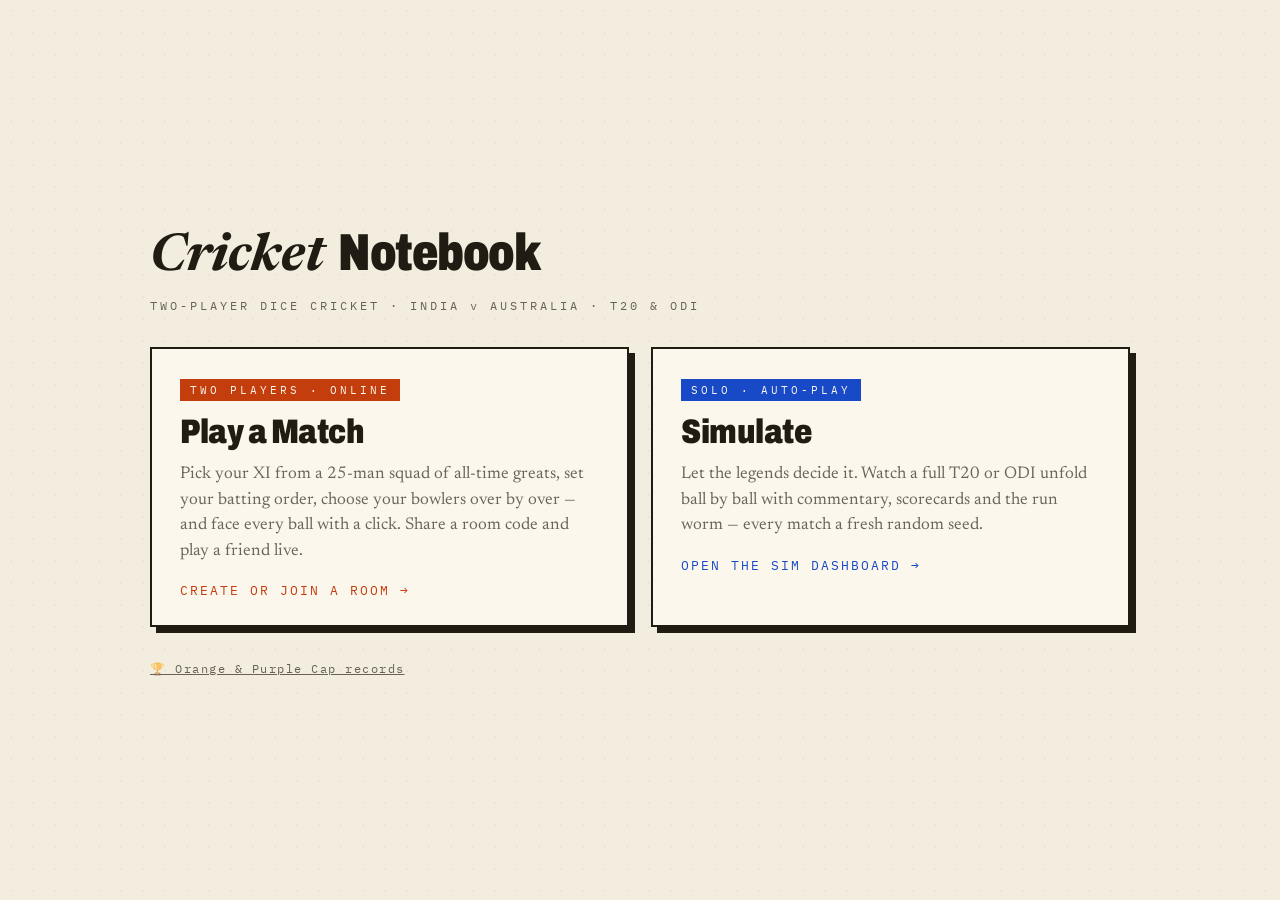
<file: index.html>
<!DOCTYPE html>
<html lang="en">
<head>
<meta charset="UTF-8">
<meta name="viewport" content="width=device-width, initial-scale=1.0">
<title>Cricket Notebook — Dice Cricket</title>
<link rel="preconnect" href="https://fonts.googleapis.com">
<link rel="preconnect" href="https://fonts.gstatic.com" crossorigin>
<link href="https://fonts.googleapis.com/css2?family=Archivo:wdth,wght@62..125,400..900&family=Newsreader:ital,opsz,wght@0,6..72,400..700;1,6..72,400..700&family=IBM+Plex+Mono:wght@400;500;600&display=swap" rel="stylesheet">
<style>
  :root{
    --paper:#F3EDDF; --ink:#211C13; --orange:#C43D0C; --gold:#D99000; --blue:#1849C6;
    --rule:#211C1322; --muted:#211C13AA;
  }
  *{margin:0;padding:0;box-sizing:border-box}
  html,body{height:100%}
  body{
    background:var(--paper); color:var(--ink);
    font-family:"Archivo",system-ui,sans-serif;
    display:flex;align-items:center;justify-content:center;
    background-image:radial-gradient(#211C130A 1px, transparent 1px);
    background-size:22px 22px;
  }

  /* ---------- friendly loader ---------- */
  #loader{
    position:fixed;inset:0;background:var(--paper);z-index:50;
    display:flex;flex-direction:column;align-items:center;justify-content:center;gap:26px;
    transition:opacity .45s ease, visibility .45s;
  }
  #loader.gone{opacity:0;visibility:hidden;pointer-events:none}
  .ldr-ball{
    width:64px;height:64px;border-radius:50%;
    background:radial-gradient(circle at 35% 30%, #E8532A, var(--orange) 65%);
    position:relative; animation:bounce 1.05s cubic-bezier(.3,0,.6,1) infinite;
    box-shadow:0 4px 0 #0002;
  }
  .ldr-ball::before{
    content:"";position:absolute;inset:0;border-radius:50%;
    border:2px dashed #F3EDDFCC;border-left:none;border-right:none;
    transform:rotate(18deg);
  }
  .ldr-shadow{width:70px;height:10px;border-radius:50%;background:#211C1322;animation:squash 1.05s cubic-bezier(.3,0,.6,1) infinite;margin-top:-18px}
  @keyframes bounce{0%,100%{transform:translateY(0) rotate(0)}50%{transform:translateY(-46px) rotate(180deg)}}
  @keyframes squash{0%,100%{transform:scaleX(1);opacity:.7}50%{transform:scaleX(.55);opacity:.3}}
  .ldr-line{font-family:"IBM Plex Mono",monospace;font-size:13px;letter-spacing:2.5px;text-transform:uppercase;color:var(--muted)}
  @media (prefers-reduced-motion: reduce){.ldr-ball,.ldr-shadow{animation:none}}

  /* ---------- landing ---------- */
  .wrap{width:min(980px, 92vw);display:flex;flex-direction:column;gap:34px;padding:40px 0}
  header{display:flex;align-items:baseline;gap:14px;flex-wrap:wrap}
  .t1{font-family:"Newsreader",serif;font-style:italic;font-weight:700;font-size:52px}
  .t2{font-weight:900;font-size:52px;letter-spacing:-1.5px;font-stretch:75%}
  .sub{font-family:"IBM Plex Mono",monospace;font-size:12px;letter-spacing:3px;color:var(--muted);width:100%}
  .modes{display:grid;grid-template-columns:1fr 1fr;gap:22px}
  @media (max-width:720px){.modes{grid-template-columns:1fr}.t1,.t2{font-size:38px}}
  .mode{
    border:2px solid var(--ink);background:#FBF7EC;text-decoration:none;color:var(--ink);
    padding:30px 28px 26px;display:flex;flex-direction:column;gap:12px;position:relative;
    box-shadow:6px 6px 0 var(--ink);transition:transform .14s ease, box-shadow .14s ease;
  }
  .mode:hover{transform:translate(-3px,-3px);box-shadow:9px 9px 0 var(--ink)}
  .mode:active{transform:translate(2px,2px);box-shadow:3px 3px 0 var(--ink)}
  .mode .kicker{font-family:"IBM Plex Mono",monospace;font-size:11px;letter-spacing:3px;color:#FBF7EC;padding:4px 10px;align-self:flex-start}
  .mode.play .kicker{background:var(--orange)}
  .mode.sim .kicker{background:var(--blue)}
  .mode h2{font-weight:900;font-size:34px;letter-spacing:-.5px;font-stretch:80%}
  .mode p{font-family:"Newsreader",serif;font-size:17px;line-height:1.5;color:var(--muted)}
  .mode .go{font-family:"IBM Plex Mono",monospace;font-size:13px;letter-spacing:2px;margin-top:6px}
  .mode.play .go{color:var(--orange)} .mode.sim .go{color:var(--blue)}
  footer{display:flex;gap:18px;font-family:"IBM Plex Mono",monospace;font-size:12px;letter-spacing:1.5px}
  footer a{color:var(--muted)}
</style>
</head>
<body>

<div id="loader" aria-hidden="true">
  <div class="ldr-ball"></div>
  <div class="ldr-shadow"></div>
  <div class="ldr-line" id="ldr-line">ROLLING THE DICE…</div>
</div>

<div class="wrap">
  <header>
    <span class="t1">Cricket</span><span class="t2">Notebook</span>
    <span class="sub">TWO-PLAYER DICE CRICKET · INDIA v AUSTRALIA · T20 &amp; ODI</span>
  </header>

  <div class="modes">
    <a class="mode play" href="play.html">
      <span class="kicker">TWO PLAYERS · ONLINE</span>
      <h2>Play a Match</h2>
      <p>Pick your XI from a 25-man squad of all-time greats, set your batting order,
         choose your bowlers over by over — and face every ball with a click.
         Share a room code and play a friend live.</p>
      <span class="go">CREATE OR JOIN A ROOM →</span>
    </a>
    <a class="mode sim" href="sim.html">
      <span class="kicker">SOLO · AUTO-PLAY</span>
      <h2>Simulate</h2>
      <p>Let the legends decide it. Watch a full T20 or ODI unfold ball by ball with
         commentary, scorecards and the run worm — every match a fresh random seed.</p>
      <span class="go">OPEN THE SIM DASHBOARD →</span>
    </a>
  </div>

  <footer>
    <a href="records.html">🏆 Orange &amp; Purple Cap records</a>
  </footer>
</div>

<script>
  // friendly intro loader — quick, then out of the way
  const lines = ["ROLLING THE DICE…", "PITCH REPORT: FLAT, RUNS EXPECTED", "OILING THE BATS…"];
  let i = 0;
  const tick = setInterval(() => { i++; document.getElementById("ldr-line").textContent = lines[i % lines.length]; }, 420);
  window.addEventListener("load", () => setTimeout(() => {
    clearInterval(tick);
    document.getElementById("loader").classList.add("gone");
  }, 900));
</script>
</body>
</html>
</file>
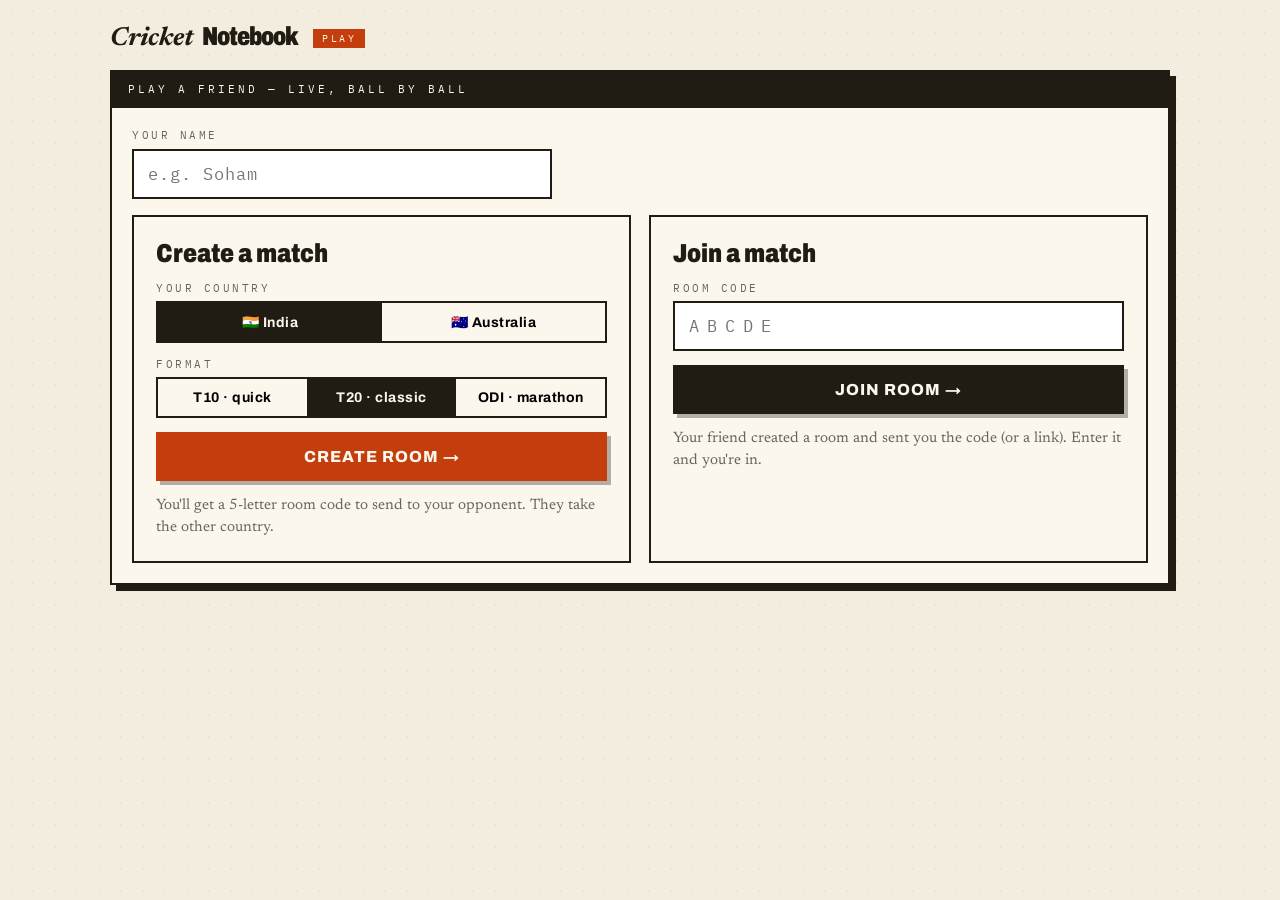
<file: play.html>
<!DOCTYPE html>
<html lang="en">
<head>
<meta charset="UTF-8">
<meta name="viewport" content="width=device-width, initial-scale=1.0">
<title>Play — Cricket Notebook</title>
<link rel="preconnect" href="https://fonts.googleapis.com">
<link rel="preconnect" href="https://fonts.gstatic.com" crossorigin>
<link href="https://fonts.googleapis.com/css2?family=Archivo:wdth,wght@62..125,400..900&family=Newsreader:ital,opsz,wght@0,6..72,400..700;1,6..72,400..700&family=IBM+Plex+Mono:wght@400;500;600&display=swap" rel="stylesheet">
<link rel="stylesheet" href="play.css">
</head>
<body>
<div class="wrap">

  <header class="top">
    <a class="brand" href="index.html">
      <span class="t1">Cricket</span><span class="t2">Notebook</span>
      <span class="mode-chip">PLAY</span>
    </a>
    <div class="room-chip" id="room-chip" style="display:none">
      ROOM <b id="room-code-chip">—</b>
      <button id="copy-room" title="Copy invite link">⧉</button>
    </div>
  </header>

  <!-- ============ ENTRY ============ -->
  <section class="screen on" id="s-entry">
    <div class="panel">
      <div class="panel-cap">PLAY A FRIEND — LIVE, BALL BY BALL</div>
      <div class="panel-body" style="display:flex;flex-direction:column;gap:16px">
        <label style="display:flex;flex-direction:column;gap:7px;max-width:420px">
          <span class="klabel">YOUR NAME</span>
          <input id="name-input" class="cn-input" maxlength="18" placeholder="e.g. Soham">
        </label>
        <div class="split">
          <div class="entry-card panel" style="box-shadow:none;border-width:2px">
            <h2>Create a match</h2>
            <div style="display:flex;flex-direction:column;gap:6px">
              <span class="klabel">YOUR COUNTRY</span>
              <div class="seg" id="seg-country">
                <button data-v="India" class="sel">🇮🇳 India</button>
                <button data-v="Australia">🇦🇺 Australia</button>
              </div>
            </div>
            <div style="display:flex;flex-direction:column;gap:6px">
              <span class="klabel">FORMAT</span>
              <div class="seg" id="seg-format">
                <button data-v="T10">T10 · quick</button>
                <button data-v="T20" class="sel">T20 · classic</button>
                <button data-v="ODI">ODI · marathon</button>
              </div>
            </div>
            <button class="btn hot" id="create-btn">CREATE ROOM →</button>
            <p class="hint">You'll get a 5-letter room code to send to your opponent. They take the other country.</p>
          </div>
          <div class="entry-card panel" style="box-shadow:none;border-width:2px">
            <h2>Join a match</h2>
            <div style="display:flex;flex-direction:column;gap:6px">
              <span class="klabel">ROOM CODE</span>
              <input id="join-code" class="cn-input" maxlength="5" placeholder="ABCDE" style="letter-spacing:8px;text-transform:uppercase">
            </div>
            <button class="btn" id="join-btn">JOIN ROOM →</button>
            <p class="hint">Your friend created a room and sent you the code (or a link). Enter it and you're in.</p>
          </div>
        </div>
      </div>
    </div>
  </section>

  <!-- ============ LOBBY ============ -->
  <section class="screen" id="s-lobby">
    <div class="panel">
      <div class="panel-cap">MATCH LOBBY — <span id="lobby-format"></span></div>
      <div class="lobby-players">
        <div class="lp p1" id="lp1"><span class="who">PLAYER 1</span><div class="nm">—</div><div class="ct">—</div></div>
        <div class="lobby-vs">vs</div>
        <div class="lp p2 empty" id="lp2"><span class="who">PLAYER 2</span><div class="nm">waiting…</div><div class="ct">share the code ↓</div></div>
      </div>
      <div class="share-row">
        <div class="share-code" id="share-code">—</div>
        <button class="btn ghost" id="copy-link-btn">Copy invite link</button>
      </div>
      <div class="waiting-inline" id="lobby-wait"><span class="spin3"><i></i><i></i><i></i></span> waiting for your opponent to join…</div>
    </div>
  </section>

  <!-- ============ SQUAD PICK ============ -->
  <section class="screen" id="s-squad">
    <div class="panel">
      <div class="panel-cap" id="squad-cap">PICK YOUR XI</div>
      <div class="panel-body squad-head">
        <div>
          <div class="h-serif" style="font-size:24px" id="squad-title">Your 25-man squad</div>
          <div class="hint">Tap 11 players. You need a wicketkeeper, and remember: <b>low bowling number = better bowler</b>.
            ⚡ marks <b>aggressive batsmen</b> — bigger payoffs on some rolls, bigger risks on others. You'll set the batting order next.</div>
        </div>
        <div class="pick-count"><b id="pick-n">0</b>/11 PICKED</div>
      </div>
      <div class="squad-grid" id="squad-grid"></div>
      <div class="squad-foot">
        <span class="warn" id="squad-warn"></span>
        <button class="btn hot" id="squad-next" disabled>SET BATTING ORDER →</button>
      </div>
    </div>
  </section>

  <!-- ============ BATTING ORDER ============ -->
  <section class="screen" id="s-order">
    <div class="panel">
      <div class="panel-cap">BATTING ORDER</div>
      <div class="panel-body">
        <div class="h-serif" style="font-size:24px">Who walks out first?</div>
        <div class="hint">Use ▲▼ to arrange 1–11. Your openers face the new ball; keep a finisher for the death.</div>
      </div>
      <div class="order-list" id="order-list"></div>
      <div class="squad-foot">
        <button class="btn ghost" id="order-back">← BACK TO SQUAD</button>
        <button class="btn hot" id="order-confirm">CONFIRM XI ✓</button>
      </div>
    </div>
  </section>

  <!-- ============ WAIT FOR OPPONENT XI ============ -->
  <section class="screen" id="s-waitxi">
    <div class="panel">
      <div class="panel-cap">XI LOCKED IN</div>
      <div class="waiting-inline" style="padding:44px 20px"><span class="spin3"><i></i><i></i><i></i></span>
        <span id="waitxi-line">waiting for your opponent to pick their XI…</span></div>
    </div>
  </section>

  <!-- ============ TOSS ============ -->
  <section class="screen" id="s-toss">
    <div class="panel">
      <div class="panel-cap">THE TOSS</div>
      <div class="toss-stage">
        <div class="coin" id="coin">🪙</div>
        <div class="toss-res" id="toss-res">…</div>
        <div class="toss-btns" id="toss-btns" style="display:none">
          <button class="btn hot big" id="choose-bat">BAT FIRST</button>
          <button class="btn big" id="choose-bowl">BOWL FIRST</button>
        </div>
        <div class="waiting-inline" id="toss-wait" style="display:none"><span class="spin3"><i></i><i></i><i></i></span> waiting for their call…</div>
      </div>
    </div>
  </section>

  <!-- ============ PLAY ============ -->
  <section class="screen" id="s-play">
    <div class="turn-banner" id="turn-banner"><span class="dotp"></span><span id="turn-main">—</span><small id="turn-sub"></small></div>

    <div class="score-strip">
      <div class="score-cell hero">
        <span class="klabel" id="sc-team">BATTING</span>
        <span class="v" id="sc-score">0/0</span>
      </div>
      <div class="score-cell"><span class="klabel">OVERS</span><span class="v" id="sc-overs">0.0 <small id="sc-maxov"></small></span></div>
      <div class="score-cell"><span class="klabel">RUN RATE</span><span class="v" id="sc-rr">—</span></div>
      <div class="score-cell" id="sc-target-cell" style="display:none"><span class="klabel">NEED</span><span class="v" id="sc-need">—</span></div>
      <div class="score-cell"><span class="klabel">PHASE</span><span class="v" style="font-size:16px;padding-top:5px" id="sc-phase">—</span></div>
    </div>

    <div class="play-grid">
      <div style="display:flex;flex-direction:column;gap:18px">
        <div class="panel">
          <div class="panel-cap">AT THE CREASE</div>
          <div class="crease">
            <div class="bat-card striker" id="bc-striker">
              <span class="onstrike">ON STRIKE</span>
              <div class="nm" id="bs-name">—</div>
              <div class="rn"><span id="bs-runs">0</span><small> (<span id="bs-balls">0</span>)</small></div>
              <div class="pbar"><div class="lbl"><span>TOTAL STRIKES</span><span id="bs-cap">0/0</span></div><div class="track"><i id="bs-capbar"></i></div></div>
              <div class="pbar vsb"><div class="lbl"><span>VS THIS BOWLER</span><span id="bs-vs">0/0</span></div><div class="track"><i id="bs-vsbar"></i></div></div>
            </div>
            <div class="bat-card" id="bc-partner">
              <div class="nm" id="bp-name">—</div>
              <div class="rn"><span id="bp-runs">0</span><small> (<span id="bp-balls">0</span>)</small></div>
              <div class="pbar"><div class="lbl"><span>TOTAL STRIKES</span><span id="bp-cap">0/0</span></div><div class="track"><i id="bp-capbar"></i></div></div>
            </div>
          </div>
          <div class="bowler-line">
            <span class="klabel">BOWLING</span>
            <span class="bw" id="bl-name">—</span>
            <span class="fig" id="bl-fig"></span>
            <span style="flex:1"></span>
            <span class="phase-pill" id="phase-pill">—</span>
          </div>
          <div class="how-out">Strikes stack two ways — fill <b>either bar</b> and the batsman is <b>OUT</b>: the total (vs everyone) or the duel (vs this one bowler).</div>
        </div>

        <div class="panel">
          <div class="panel-cap">BALL BY BALL</div>
          <div class="feed" id="feed"></div>
        </div>
      </div>

      <div style="display:flex;flex-direction:column;gap:18px">
        <div class="panel">
          <div class="panel-cap" id="action-cap">NEXT BALL</div>
          <div class="action-panel">
            <button id="face-btn" disabled>
              <span class="ring"></span><span class="core"></span>
              <span id="face-label">ATTACK</span>
              <small id="face-sub">charging…</small>
            </button>
            <button id="def-btn" disabled>🛡 DEFEND</button>
            <div class="intent-hint">
              <b>ATTACK</b> — singles become boundaries, but every strike hits harder.<br>
              <b>DEFEND</b> — nothing past 2 runs, and heavy balls are partly seen off.
            </div>
            <div class="await-line" id="await-line"></div>
          </div>
        </div>
        <div class="panel">
          <div class="panel-cap">MATCH SITUATION</div>
          <div class="panel-body" style="font-family:'Newsreader',serif;font-size:15.5px;line-height:1.55" id="situation">—</div>
        </div>
      </div>
    </div>
  </section>

  <!-- ============ INNINGS BREAK ============ -->
  <section class="screen" id="s-break">
    <div class="panel">
      <div class="panel-cap">INNINGS BREAK</div>
      <div class="break-stage">
        <div class="result-wm" id="break-kick">First innings closed</div>
        <div class="big-num" id="break-score">—</div>
        <div class="h-serif" style="font-size:20px" id="break-line">—</div>
        <button class="btn hot big" id="break-continue" style="display:none">START THE CHASE →</button>
        <div class="waiting-inline" id="break-wait" style="display:none"><span class="spin3"><i></i><i></i><i></i></span> waiting for the chasing side…</div>
      </div>
      <div class="panel-body" id="break-card"></div>
    </div>
  </section>

  <!-- ============ RESULT ============ -->
  <section class="screen" id="s-result">
    <div class="panel">
      <div class="panel-cap">MATCH RESULT</div>
      <div class="break-stage">
        <div class="result-wm">FULL TIME</div>
        <div class="big-num" id="res-title">—</div>
        <div class="h-serif" style="font-size:22px" id="res-sub">—</div>
        <div style="display:flex;gap:14px;flex-wrap:wrap;justify-content:center">
          <button class="btn hot big" id="rematch-btn">⚡ REMATCH — SAME TEAMS</button>
          <a class="btn ghost big" href="play.html" style="text-decoration:none">NEW MATCH</a>
        </div>
        <div class="waiting-inline" id="rematch-wait" style="display:none"><span class="spin3"><i></i><i></i><i></i></span> setting up the rematch…</div>
      </div>
      <div class="panel-body" id="res-cards"></div>
    </div>
  </section>
</div>

<!-- ============ BOWLER PICK MODAL ============ -->
<div id="bowl-modal">
  <div class="bowl-box">
    <div class="panel-cap">PICK YOUR BOWLER — OVER <span id="bowl-over">1</span></div>
    <div class="bowl-list" id="bowl-list"></div>
  </div>
</div>

<!-- ============ NEXT BATTER PICK MODAL ============ -->
<div id="bat-modal">
  <div class="bowl-box">
    <div class="panel-cap">WICKET! WHO COMES IN NEXT?</div>
    <div class="bowl-list" id="bat-list"></div>
  </div>
</div>

<!-- ============ END-OF-OVER INTERSTITIAL ============ -->
<div id="over-break">
  <div class="ob-card">
    <div class="ob-kick">END OF OVER <span id="ob-over">1</span></div>
    <div class="ob-score" id="ob-score">0/0</div>
    <div class="ob-stats" id="ob-stats"></div>
  </div>
</div>

<!-- ============ DELIVERY ANIMATION ============ -->
<div id="delivery">
  <div class="dl-stage">
    <div class="dl-line" id="dl-line">THE BOWLER TURNS AT THE TOP OF HIS MARK…</div>
    <div class="dl-pitch">
      <div class="dl-strip"></div>
      <div class="dl-crease l"></div><div class="dl-crease r"></div>
      <div class="stumps l"><i></i><i></i><i></i></div>
      <div class="stumps r"><i></i><i></i><i></i></div>
      <div class="dl-bowler"></div>
      <div class="dl-ball"></div>
    </div>
    <div class="dl-result" id="dl-result">—</div>
    <div class="dl-sub" id="dl-sub"></div>
  </div>
</div>

<div id="net-loader"><div class="ldr-ball"></div><div class="ldr-line" id="net-line">CONNECTING…</div></div>
<div class="toast" id="toast"></div>

<script src="teams.js"></script>
<script src="engine.js"></script>
<script src="squads.js"></script>
<script src="playengine.js"></script>
<script src="net.js"></script>
<script src="play.js"></script>
</body>
</html>
</file>
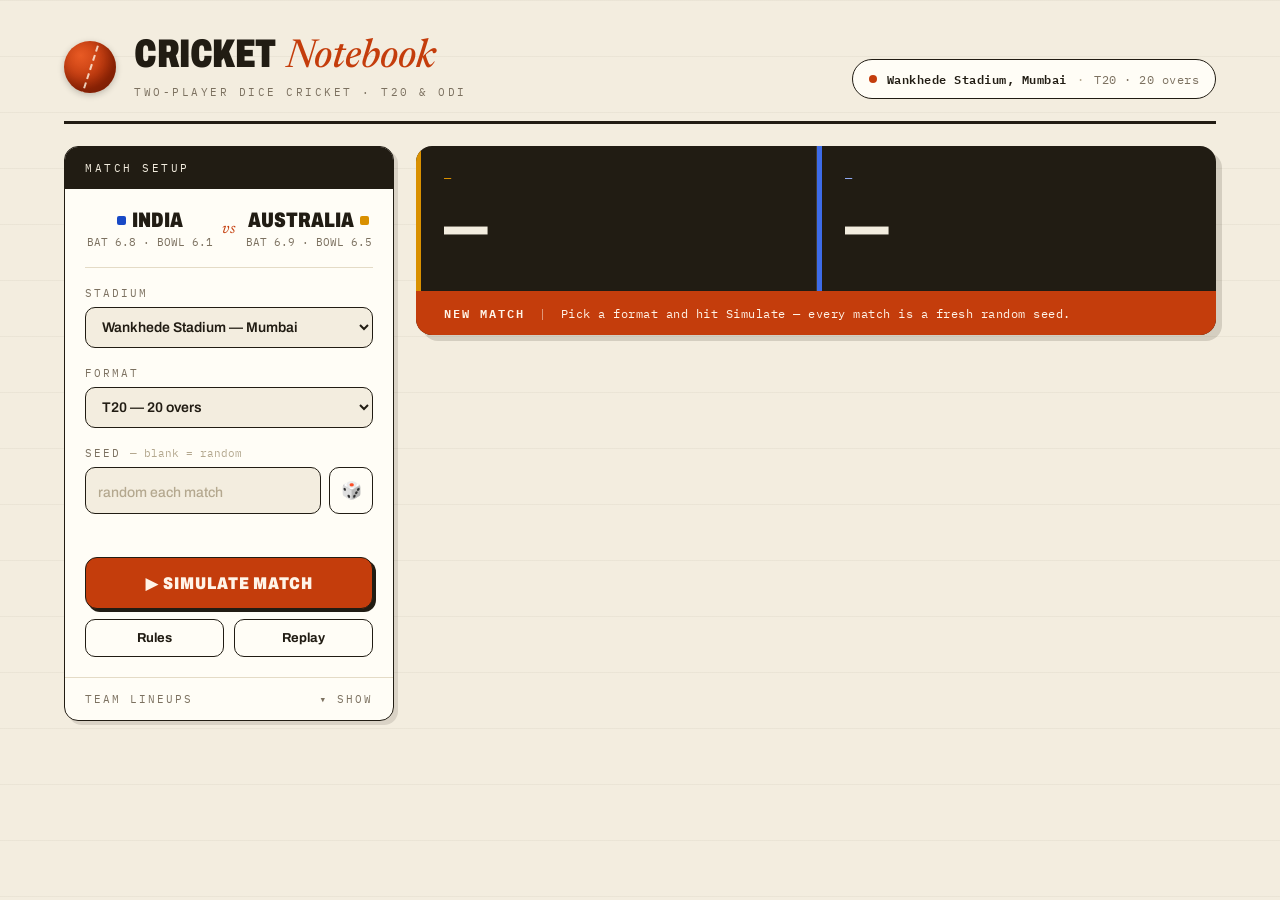
<file: sim.html>
<!DOCTYPE html>
<html lang="en">
<head>
<meta charset="UTF-8">
<meta name="viewport" content="width=device-width, initial-scale=1.0">
<title>Cricket Notebook — Dice Cricket</title>
<link rel="preconnect" href="https://fonts.googleapis.com">
<link rel="preconnect" href="https://fonts.gstatic.com" crossorigin>
<link href="https://fonts.googleapis.com/css2?family=Archivo:wdth,wght@62..125,400..900&family=Newsreader:ital,opsz,wght@0,6..72,400..700;1,6..72,400..700&family=IBM+Plex+Mono:wght@400;500;600&display=swap" rel="stylesheet">
<link rel="stylesheet" href="styles.css">
</head>
<body>
<div class="wrap">

  <!-- ============ HEADER ============ -->
  <header class="top">
    <div class="brand">
      <div class="ball"></div>
      <div>
        <div style="display:flex;align-items:baseline;gap:10px">
          <span class="t1">Cricket</span><span class="t2">Notebook</span>
        </div>
        <div class="sub">TWO-PLAYER DICE CRICKET &middot; T20 &amp; ODI</div>
      </div>
    </div>
    <div class="stadium-chip">
      <span class="pulse"></span>
      <span style="font-weight:600" id="chip-stadium">Wankhede Stadium, Mumbai</span>
      <span style="color:var(--faint)">&middot;</span>
      <span style="color:var(--muted)" id="chip-format">T20 &middot; 20 overs</span>
    </div>
  </header>

  <div class="body-grid">

    <!-- ============ SETUP RAIL ============ -->
    <aside id="setup-panel">
      <div class="panel-cap">MATCH SETUP</div>
      <div class="setup-body">
        <div class="matchup">
          <div class="side">
            <div class="tname"><span class="sq ind"></span>India</div>
            <div class="tavg" id="ind-avg">BAT — &middot; BOWL —</div>
          </div>
          <div class="vs">vs</div>
          <div class="side">
            <div class="tname">Australia<span class="sq aus"></span></div>
            <div class="tavg" id="aus-avg">BAT — &middot; BOWL —</div>
          </div>
        </div>
        <div class="hr"></div>
        <label class="field">
          <span class="k">STADIUM</span>
          <select id="stadium-select" class="cn-select"></select>
        </label>
        <label class="field">
          <span class="k">FORMAT</span>
          <select id="format-select" class="cn-select"></select>
        </label>
        <label class="field">
          <span class="k">SEED <span style="color:var(--faint);text-transform:none;letter-spacing:0">— blank = random</span></span>
          <div class="seed-row">
            <input id="seed-input" class="cn-input" type="number" min="0" inputmode="numeric" placeholder="random each match">
            <button id="seed-dice" type="button" title="Roll a random seed">&#127922;</button>
          </div>
          <span class="seed-current" id="seed-current"></span>
        </label>
        <div style="display:flex;flex-direction:column;gap:10px">
          <button id="simulate-btn">&#9654;&#65038; Simulate Match</button>
          <div class="btn-pair">
            <button id="rules-btn" class="btn-ghost">Rules</button>
            <button id="replay-btn" class="btn-ghost" title="Re-run the exact same match">Replay</button>
          </div>
        </div>
      </div>
      <div style="border-top:1px solid var(--rule)">
        <button id="lineups-toggle"><span>TEAM LINEUPS</span><span id="lineups-chev">&#9662; SHOW</span></button>
        <div class="lineups-box hidden" id="lineups-box"></div>
      </div>
    </aside>

    <!-- ============ MAIN COLUMN ============ -->
    <main class="col">

      <!-- scoreboard -->
      <section id="scoreboard">
        <div class="sb-grid">
          <div class="sb-slab" id="slab-a">
            <div class="bar" id="slab-a-bar" style="background:var(--gold)"></div>
            <div class="tlabel" id="slab-a-label" style="color:var(--gold)">&mdash;</div>
            <div class="score" id="slab-a-score">&mdash;</div>
            <div class="meta" id="slab-a-meta"></div>
          </div>
          <div class="sb-slab" id="slab-b">
            <div class="bar" id="slab-b-bar" style="background:var(--blue-bright)"></div>
            <div class="tlabel" id="slab-b-label" style="color:var(--blue-pale)">&mdash;</div>
            <div class="score" id="slab-b-score">&mdash;</div>
            <div class="meta" id="slab-b-meta"></div>
          </div>
        </div>
        <div id="chase-strip">
          <span class="cap" id="chase-cap">NEW MATCH</span>
          <span style="opacity:.6">&#124;</span>
          <span id="chase-text">Pick a format and hit Simulate — every match is a fresh random seed.</span>
        </div>
      </section>

      <!-- live area (hidden until a match exists) -->
      <div id="live-area" class="hidden" style="display:flex;flex-direction:column;gap:20px">

        <!-- crease -->
        <section id="crease">
          <div class="crease-grid">
            <div class="batsman-card striker" id="card-striker">
              <div class="hdw">
                <div class="bname" id="striker-name">&mdash;</div>
                <span class="onstrike-pill">ON STRIKE</span>
              </div>
              <div class="runsrow">
                <span class="bruns" id="striker-runs">0</span>
                <span class="bballs" id="striker-balls">0 balls</span>
              </div>
              <div class="pressure">
                <div class="prow"><span>PRESSURE</span><span class="pv" id="striker-pressure">strikes 0/0</span></div>
                <div class="meter"><i id="striker-meter" style="width:0%"></i></div>
              </div>
            </div>
            <div class="batsman-card partner" id="card-partner">
              <div class="hdw">
                <div class="bname" id="partner-name">&mdash;</div>
                <span id="partner-tag"></span>
              </div>
              <div class="runsrow">
                <span class="bruns" id="partner-runs">0</span>
                <span class="bballs" id="partner-balls">0 balls</span>
              </div>
              <div class="pressure">
                <div class="prow"><span>PRESSURE</span><span id="partner-pressure">strikes 0/0</span></div>
                <div class="meter"><i id="partner-meter" style="width:0%"></i></div>
              </div>
            </div>
          </div>
          <div id="bowler-line">
            <span class="k">BOWLING</span>
            <span class="bwname" id="bowler-name">&mdash;</span>
            <span class="bwtype" id="bowler-type"></span>
            <span class="spacer"></span>
            <span class="phase-chip pp" id="chip-pp">POWERPLAY</span>
            <span class="phase-chip mid" id="chip-mid">MIDDLE</span>
            <span class="phase-chip death" id="chip-death">DEATH</span>
          </div>
        </section>

        <!-- last ball -->
        <section id="last-ball">
          <div class="dice-row">
            <div class="die d1" id="die-1"></div>
            <div class="die d2" id="die-2"></div>
          </div>
          <div class="lb-txt">
            <div class="lb-head">
              <span id="lb-label">Ready</span>
              <span id="lb-pair"></span>
            </div>
            <div id="lb-comm">Press play to bowl.</div>
          </div>
          <span id="result-pill">&middot;</span>
        </section>

        <!-- playback -->
        <section id="playback">
          <button id="step-back-btn" class="pb-sq" title="Step back">&#9198;&#65038;</button>
          <button id="play-btn" title="Play / pause">&#9654;&#65038; Play</button>
          <button id="step-fwd-btn" class="pb-sq" title="Step forward">&#9197;&#65038;</button>
          <button id="skip-innings-btn" class="pb-wide">&#9197;&#65038;&#9197;&#65038; Skip innings</button>
          <span class="spacer"></span>
          <label class="speed-lbl">SPEED
            <input id="speed-slider" type="range" min="1" max="10" value="6">
          </label>
        </section>

        <!-- result banner -->
        <section id="result-banner" class="hidden">
          <div class="wm" id="result-wm">WIN</div>
          <div class="rk" id="result-kicker">MATCH &middot; RESULT</div>
          <div class="rtitle" id="result-title"></div>
          <div class="rsub" id="result-sub"></div>
        </section>

        <!-- tabs -->
        <section style="display:flex;flex-direction:column;gap:0">
          <div id="tab-bar" role="tablist">
            <button id="tab-commentary" class="cn-tab active" role="tab" data-tab="commentary">Commentary</button>
            <button id="tab-worm" class="cn-tab" role="tab" data-tab="worm">Run Worm</button>
            <button id="tab-innings1" class="cn-tab" role="tab" data-tab="card1">1st Innings Card</button>
            <button id="tab-innings2" class="cn-tab" role="tab" data-tab="card2">2nd Innings Card</button>
          </div>

          <div id="panel-commentary" class="tab-panel" data-panel="commentary">
            <div class="feed-cap">
              <span class="k" style="letter-spacing:2.5px">BALL-BY-BALL</span>
              <span class="k" style="color:var(--faint);letter-spacing:0" id="feed-count"></span>
            </div>
            <div id="feed"></div>
          </div>

          <div id="panel-worm" class="tab-panel hidden" data-panel="worm">
            <div class="worm-legend" id="worm-legend"></div>
            <div id="worm-chart"></div>
          </div>

          <div id="panel-innings1" class="tab-panel innings-panel hidden" data-panel="card1"></div>
          <div id="panel-innings2" class="tab-panel innings-panel hidden" data-panel="card2"></div>
        </section>

      </div><!-- /live-area -->
    </main>
  </div>
</div>

<!-- ============ RULES MODAL ============ -->
<div id="rules-modal" class="hidden">
  <div class="rules-box">
    <div class="rules-cap">
      <span class="t">How dice cricket works</span>
      <button id="rules-close-btn">&#10005;</button>
    </div>
    <div class="rules-body" id="rules-body"></div>
  </div>
</div>

<script src="teams.js"></script>
<script src="engine.js"></script>
<script src="app.js"></script>
</body>
</html>
</file>
<file: play.css>
/* ============================================================================
   Cricket Notebook — PLAY mode styles.
   Editorial theme shared with the sim (cream paper / ink / burnt orange), plus
   role colors: Player 1 = gold, Player 2 = blue. The whole screen is framed in
   the color of whoever must act — it should never be unclear whose turn it is.
   ========================================================================== */
:root{
  --paper:#F3EDDF; --card:#FBF7EC; --ink:#211C13; --orange:#C43D0C; --orange-hot:#E8532A;
  --gold:#D99000; --blue:#1849C6; --blue-pale:#5B7FE0;
  --rule:#211C1322; --muted:#211C13AA; --faint:#211C1355;
  --p1:#D99000; --p2:#1849C6;
  --me:var(--p1);
}
*{margin:0;padding:0;box-sizing:border-box}
html,body{min-height:100%}
body{
  background:var(--paper); color:var(--ink);
  font-family:"Archivo",system-ui,sans-serif;
  background-image:radial-gradient(#211C130A 1px, transparent 1px);
  background-size:22px 22px;
  padding-bottom:40px;
}
button{font-family:inherit;cursor:pointer}
input,select{font-family:inherit}

/* ---------- whose-turn frame: an unmissable colored border on the viewport --- */
body[data-turncolor="p1"]::after, body[data-turncolor="p2"]::after{
  content:""; position:fixed; inset:0; pointer-events:none; z-index:40;
  border:6px solid var(--p1);
  box-shadow:inset 0 0 34px -12px var(--p1);
  animation:framePulse 2.2s ease-in-out infinite;
}
body[data-turncolor="p2"]::after{ border-color:var(--p2); box-shadow:inset 0 0 34px -12px var(--p2); }
@keyframes framePulse{0%,100%{opacity:.95}50%{opacity:.55}}
@media (prefers-reduced-motion: reduce){ body::after{animation:none !important} }

.wrap{width:min(1060px,94vw);margin:0 auto;display:flex;flex-direction:column;gap:18px;padding-top:22px}

/* ---------- header ---------- */
header.top{display:flex;align-items:center;justify-content:space-between;gap:14px;flex-wrap:wrap}
.brand{display:flex;align-items:baseline;gap:9px;text-decoration:none;color:var(--ink)}
.brand .t1{font-family:"Newsreader",serif;font-style:italic;font-weight:700;font-size:26px}
.brand .t2{font-weight:900;font-size:26px;letter-spacing:-1px;font-stretch:75%}
.brand .mode-chip{font-family:"IBM Plex Mono",monospace;font-size:10px;letter-spacing:2.5px;background:var(--orange);color:var(--card);padding:3px 9px;margin-left:6px;transform:translateY(-3px)}
.room-chip{font-family:"IBM Plex Mono",monospace;font-size:12px;letter-spacing:2px;border:1.5px solid var(--ink);background:var(--card);padding:7px 12px;display:flex;gap:10px;align-items:center}
.room-chip b{font-size:15px;letter-spacing:4px}
.room-chip button{border:none;background:none;font-size:14px;padding:0 2px}

/* ---------- stage screens ---------- */
.screen{display:none;flex-direction:column;gap:18px}
.screen.on{display:flex}
.panel{border:2px solid var(--ink);background:var(--card);box-shadow:6px 6px 0 var(--ink)}
.panel-cap{font-family:"IBM Plex Mono",monospace;font-size:11px;letter-spacing:3px;border-bottom:2px solid var(--ink);padding:10px 16px;background:var(--ink);color:var(--card)}
.panel-body{padding:20px}

.h-serif{font-family:"Newsreader",serif;font-style:italic;font-weight:700}
.klabel{font-family:"IBM Plex Mono",monospace;font-size:11px;letter-spacing:2.5px;color:var(--muted);text-transform:uppercase}
.cn-input{
  border:2px solid var(--ink);background:#fff;padding:12px 14px;font-size:17px;width:100%;
  font-family:"IBM Plex Mono",monospace;letter-spacing:1px;
}
.cn-input:focus{outline:3px solid var(--gold)}
.btn{
  border:2px solid var(--ink);background:var(--ink);color:var(--card);
  font-weight:800;font-size:16px;letter-spacing:1px;padding:14px 22px;
  box-shadow:4px 4px 0 #211C1355;transition:transform .1s;
}
.btn:hover{transform:translate(-1px,-1px)}
.btn:active{transform:translate(2px,2px);box-shadow:none}
.btn:disabled{opacity:.4;cursor:not-allowed;transform:none}
.btn.hot{background:var(--orange);border-color:var(--orange)}
.btn.ghost{background:var(--card);color:var(--ink)}
.btn.big{font-size:19px;padding:18px 30px}

/* ---------- entry ---------- */
#s-entry .split{display:grid;grid-template-columns:1fr 1fr;gap:18px}
@media (max-width:760px){#s-entry .split{grid-template-columns:1fr}}
.entry-card{display:flex;flex-direction:column;gap:14px;padding:22px}
.entry-card h2{font-weight:900;font-size:26px;font-stretch:80%}
.seg{display:flex;border:2px solid var(--ink);overflow:hidden}
.seg button{flex:1;padding:11px 6px;background:var(--card);border:none;font-weight:700;font-size:14px;letter-spacing:.5px}
.seg button.sel{background:var(--ink);color:var(--card)}
.hint{font-family:"Newsreader",serif;font-size:15px;color:var(--muted);line-height:1.45}

/* ---------- lobby ---------- */
.lobby-players{display:grid;grid-template-columns:1fr auto 1fr;gap:16px;align-items:center;padding:26px 20px}
.lp{border:2px solid var(--ink);padding:18px;text-align:center;background:#fff;position:relative}
.lp .who{font-family:"IBM Plex Mono",monospace;font-size:10px;letter-spacing:2.5px;position:absolute;top:-11px;left:12px;padding:2px 8px;color:var(--card)}
.lp.p1 .who{background:var(--p1)} .lp.p2 .who{background:var(--p2)}
.lp .nm{font-weight:900;font-size:22px;margin-top:4px}
.lp .ct{font-family:"Newsreader",serif;font-style:italic;color:var(--muted);margin-top:2px}
.lp.empty{border-style:dashed;color:var(--faint)}
.lobby-vs{font-family:"Newsreader",serif;font-style:italic;font-size:22px}
.share-row{display:flex;gap:10px;align-items:center;justify-content:center;padding:0 20px 22px;flex-wrap:wrap}
.share-code{font-family:"IBM Plex Mono",monospace;font-size:34px;letter-spacing:10px;border:2px dashed var(--ink);padding:10px 20px;background:#fff}

/* ---------- squad picker ---------- */
.squad-head{display:flex;justify-content:space-between;align-items:center;gap:10px;flex-wrap:wrap}
.pick-count{font-family:"IBM Plex Mono",monospace;font-size:14px;letter-spacing:2px}
.pick-count b{font-size:20px;color:var(--orange)}
.squad-grid{display:grid;grid-template-columns:repeat(auto-fill,minmax(186px,1fr));gap:10px;padding:16px}
.pcard{
  border:2px solid var(--ink);background:#fff;padding:10px 12px;display:flex;flex-direction:column;gap:5px;
  cursor:pointer;user-select:none;position:relative;transition:transform .08s;
}
.pcard:hover{transform:translateY(-2px)}
.pcard.sel{background:var(--ink);color:var(--card)}
.pcard.sel .pr{color:var(--card)}
.pcard .nm{font-weight:800;font-size:14.5px;line-height:1.15;min-height:33px;padding-right:46px}
.pcard .pr{display:flex;gap:10px;font-family:"IBM Plex Mono",monospace;font-size:11.5px;color:var(--muted)}
.pcard .tag{position:absolute;top:8px;right:8px;font-family:"IBM Plex Mono",monospace;font-size:9px;letter-spacing:1.5px;padding:2px 6px;border:1px solid currentColor}
.pcard .num{position:absolute;bottom:8px;right:10px;font-family:"IBM Plex Mono",monospace;font-size:12px;color:var(--gold);font-weight:600}
.squad-foot{display:flex;justify-content:space-between;align-items:center;gap:12px;padding:0 16px 16px;flex-wrap:wrap}
.warn{font-family:"Newsreader",serif;font-style:italic;color:var(--orange);font-size:15px}

/* ---------- batting order ---------- */
.order-list{display:flex;flex-direction:column;gap:6px;padding:16px;max-width:560px}
.orow{display:flex;align-items:center;gap:12px;border:2px solid var(--ink);background:#fff;padding:8px 12px}
.orow .pos{font-family:"IBM Plex Mono",monospace;width:26px;font-size:15px;color:var(--orange);font-weight:600}
.orow .nm{flex:1;font-weight:800;font-size:15.5px}
.orow .pr{font-family:"IBM Plex Mono",monospace;font-size:11px;color:var(--muted)}
.orow .mv{display:flex;gap:4px}
.orow .mv button{border:1.5px solid var(--ink);background:var(--card);width:32px;height:30px;font-size:14px}
.orow .mv button:disabled{opacity:.25}

/* ---------- toss ---------- */
.toss-stage{display:flex;flex-direction:column;align-items:center;gap:22px;padding:40px 20px;text-align:center}
.coin{
  width:110px;height:110px;border-radius:50%;border:3px solid var(--ink);
  background:radial-gradient(circle at 35% 30%, #F5C64E, var(--gold) 70%);
  display:flex;align-items:center;justify-content:center;
  font-family:"Newsreader",serif;font-style:italic;font-weight:700;font-size:20px;
  animation:flip 1.1s cubic-bezier(.4,0,.6,1) 2;
}
@keyframes flip{0%{transform:rotateX(0)}100%{transform:rotateX(720deg)}}
.toss-res{font-size:26px;font-weight:900;font-stretch:80%}
.toss-btns{display:flex;gap:14px}

/* ---------- play screen ---------- */
.turn-banner{
  border:2px solid var(--ink);padding:13px 18px;display:flex;align-items:center;gap:14px;
  font-weight:900;font-size:17px;letter-spacing:.4px;color:#fff;
  box-shadow:4px 4px 0 var(--ink);
}
.turn-banner .dotp{width:12px;height:12px;border-radius:50%;background:#fff;animation:framePulse 1.4s infinite}
.turn-banner small{font-weight:500;font-family:"Newsreader",serif;font-style:italic;font-size:14.5px;opacity:.9;letter-spacing:0}

.score-strip{display:flex;gap:0;border:2px solid var(--ink);background:var(--card);box-shadow:6px 6px 0 var(--ink);flex-wrap:wrap}
.score-cell{padding:14px 20px;border-right:1.5px solid var(--rule);display:flex;flex-direction:column;gap:3px;flex:1;min-width:120px}
.score-cell .v{font-weight:900;font-size:26px;font-stretch:85%;white-space:nowrap}
.score-cell .v small{font-size:15px;color:var(--muted);font-weight:600}
.score-cell.hero{background:var(--ink);color:var(--card)}
.score-cell.hero .klabel{color:#F3EDDF99}

.play-grid{display:grid;grid-template-columns:1fr 340px;gap:18px;align-items:start}
@media (max-width:900px){.play-grid{grid-template-columns:1fr}}

/* crease cards */
.crease{display:grid;grid-template-columns:1fr 1fr;gap:12px;padding:16px}
@media (max-width:560px){.crease{grid-template-columns:1fr}}
.bat-card{border:2px solid var(--ink);background:#fff;padding:12px 14px;display:flex;flex-direction:column;gap:8px;position:relative}
.bat-card.striker{outline:3px solid var(--gold);outline-offset:2px}
.bat-card .nm{font-weight:900;font-size:17px}
.bat-card .rn{font-weight:900;font-size:26px}
.bat-card .rn small{font-size:13px;color:var(--muted);font-weight:500}
.onstrike{font-family:"IBM Plex Mono",monospace;font-size:9px;letter-spacing:2px;background:var(--gold);color:var(--ink);padding:2px 7px;position:absolute;top:-10px;right:10px}
.pbar{display:flex;flex-direction:column;gap:3px}
.pbar .lbl{display:flex;justify-content:space-between;font-family:"IBM Plex Mono",monospace;font-size:10px;letter-spacing:1.2px;color:var(--muted)}
.pbar .track{height:7px;border:1.5px solid var(--ink);background:var(--paper)}
.pbar .track i{display:block;height:100%;background:var(--orange);transition:width .35s}
.pbar.vsb .track i{background:var(--blue-pale)}

.bowler-line{display:flex;align-items:center;gap:12px;padding:0 16px 14px;flex-wrap:wrap}
.bowler-line .bw{font-weight:900;font-size:17px}
.bowler-line .fig{font-family:"IBM Plex Mono",monospace;font-size:12.5px;color:var(--muted)}
.phase-pill{font-family:"IBM Plex Mono",monospace;font-size:10px;letter-spacing:2px;padding:3px 9px;border:1.5px solid var(--ink)}
.phase-pill.pp{background:var(--gold);border-color:var(--gold);color:var(--ink)}
.phase-pill.death{background:var(--orange);border-color:var(--orange);color:#fff}

/* ---------- the FACE BALL charged button ---------- */
.action-panel{display:flex;flex-direction:column;align-items:center;gap:14px;padding:22px 16px;text-align:center}
#face-btn{
  width:158px;height:158px;border-radius:50%;border:none;position:relative;
  background:var(--paper);
  display:flex;align-items:center;justify-content:center;flex-direction:column;gap:4px;
  font-weight:900;font-size:19px;letter-spacing:.5px;color:var(--ink);
  transition:transform .1s;
}
#face-btn .ring{position:absolute;inset:0;border-radius:50%;
  background:conic-gradient(var(--me) calc(var(--chg,0)*1turn), #211C1320 0);
  -webkit-mask:radial-gradient(farthest-side, transparent calc(100% - 11px), #000 calc(100% - 10px));
          mask:radial-gradient(farthest-side, transparent calc(100% - 11px), #000 calc(100% - 10px));
}
#face-btn .core{position:absolute;inset:13px;border-radius:50%;border:2px solid var(--ink);background:var(--card);box-shadow:0 4px 0 #0002;transition:background .2s}
#face-btn span{position:relative;z-index:1}
#face-btn small{position:relative;z-index:1;font-family:"IBM Plex Mono",monospace;font-size:9px;letter-spacing:.8px;color:var(--muted);font-weight:500;max-width:104px;line-height:1.35}
#face-btn.ready:not(:disabled){cursor:pointer}
#face-btn.ready:not(:disabled) .core{background:var(--me);border-color:var(--ink)}
#face-btn.ready:not(:disabled) span{color:#fff}
#face-btn.ready:not(:disabled) small{color:#FFFFFFCC}
#face-btn.ready:not(:disabled):hover{transform:scale(1.04)}
#face-btn.ready:not(:disabled):active{transform:scale(.96)}
#face-btn:disabled{cursor:default}
#face-btn.ready:not(:disabled){animation:readyPulse 1.6s ease-in-out infinite}
@keyframes readyPulse{0%,100%{filter:drop-shadow(0 0 0px var(--me))}50%{filter:drop-shadow(0 0 14px var(--me))}}
.await-line{font-family:"Newsreader",serif;font-style:italic;font-size:16px;color:var(--muted);min-height:22px}
#def-btn{
  border:2px solid var(--ink);background:var(--card);color:var(--ink);
  font-weight:800;font-size:15px;letter-spacing:1px;padding:12px 26px;border-radius:999px;
  box-shadow:3px 3px 0 #211C1355;transition:transform .1s;
}
#def-btn:not(:disabled):hover{transform:translate(-1px,-1px);background:var(--ink);color:var(--card)}
#def-btn:not(:disabled):active{transform:translate(2px,2px);box-shadow:none}
#def-btn:disabled{opacity:.35;cursor:default}
.intent-hint{font-family:"Newsreader",serif;font-size:13.5px;line-height:1.5;color:var(--muted);max-width:270px}
.how-out{
  font-family:"Newsreader",serif;font-style:italic;font-size:13.5px;color:var(--muted);
  padding:0 16px 14px;line-height:1.45;
}

/* ---------- commentary feed ---------- */
.feed{display:flex;flex-direction:column;gap:0;max-height:420px;overflow-y:auto}
.fitem{display:flex;gap:12px;padding:10px 16px;border-bottom:1px solid var(--rule);font-size:14px;align-items:baseline}
.fitem .ov{font-family:"IBM Plex Mono",monospace;font-size:11.5px;color:var(--muted);min-width:38px}
.fitem .tx{flex:1;font-family:"Newsreader",serif;font-size:15px;line-height:1.4}
.fitem .badge{font-family:"IBM Plex Mono",monospace;font-size:10.5px;padding:2px 7px;letter-spacing:1px;white-space:nowrap}
.badge.runs4{background:var(--gold);color:var(--ink)} .badge.runs6{background:var(--orange);color:#fff}
.badge.wkt{background:#A31111;color:#fff} .badge.strike{background:#211C13;color:#F3EDDF} .badge.dot{border:1px solid var(--rule);color:var(--muted)}
.fitem.wicket{background:#A311110D}

/* ---------- delivery animation overlay ---------- */
#delivery{position:fixed;inset:0;z-index:60;display:none;align-items:center;justify-content:center;background:#211C13E6}
#delivery.on{display:flex}
.dl-stage{width:min(660px,92vw);display:flex;flex-direction:column;gap:26px;align-items:center}
.dl-pitch{
  width:100%;height:120px;position:relative;overflow:visible;
  background:linear-gradient(#7A9455,#69834A);border:3px solid #F3EDDF33;border-radius:10px;
}
.dl-strip{position:absolute;left:8%;right:8%;top:38px;height:44px;background:#C9B27A;border-radius:4px}
.dl-crease{position:absolute;top:34px;height:52px;width:3px;background:#F3EDDFDD}
.dl-crease.l{left:14%}.dl-crease.r{right:14%}
.stumps{position:absolute;top:30px;display:flex;gap:3px}
.stumps.l{left:calc(14% - 14px)}.stumps.r{right:calc(14% - 14px)}
.stumps i{width:4px;height:26px;background:#F3EDDF;display:block;transition:transform .5s cubic-bezier(.3,0,.4,1.4)}
#delivery.smash .stumps.r i:nth-child(1){transform:rotate(-58deg) translateY(-14px)}
#delivery.smash .stumps.r i:nth-child(2){transform:rotate(24deg) translate(10px,-18px)}
#delivery.smash .stumps.r i:nth-child(3){transform:rotate(70deg) translateY(-10px)}
.dl-bowler{
  position:absolute;top:44px;left:-30px;width:26px;height:26px;border-radius:50%;
  background:var(--paper);border:3px solid var(--ink);
}
#delivery.running .dl-bowler{animation:runup 1.05s cubic-bezier(.45,0,.9,.6) forwards}
@keyframes runup{0%{left:-30px}100%{left:16%}}
.dl-ball{
  position:absolute;top:54px;left:17%;width:13px;height:13px;border-radius:50%;
  background:radial-gradient(circle at 35% 30%, var(--orange-hot), var(--orange) 70%);
  opacity:0;
}
#delivery.flying .dl-ball{animation:deliver .62s cubic-bezier(.3,.4,.6,1) .95s forwards}
@keyframes deliver{0%{opacity:1;left:17%;top:50px}55%{top:66px}100%{opacity:1;left:80%;top:56px}}
#delivery.hit-six .dl-ball{animation:deliver .62s cubic-bezier(.3,.4,.6,1) .95s forwards, sixfly .8s cubic-bezier(.2,.5,.4,1) 1.62s forwards}
@keyframes sixfly{0%{left:80%;top:56px;opacity:1}100%{left:104%;top:-90px;opacity:1;transform:scale(.5)}}
#delivery.hit-four .dl-ball{animation:deliver .62s cubic-bezier(.3,.4,.6,1) .95s forwards, fourrace .7s linear 1.62s forwards}
@keyframes fourrace{0%{left:80%;top:56px}100%{left:106%;top:88px}}
.dl-line{font-family:"IBM Plex Mono",monospace;font-size:13px;letter-spacing:3px;color:#F3EDDFBB;min-height:18px;text-transform:uppercase}
.dl-result{
  font-weight:900;font-size:70px;letter-spacing:-1px;color:#F3EDDF;font-stretch:80%;
  opacity:0;transform:scale(.6);min-height:86px;display:flex;align-items:center;text-align:center;
}
#delivery.reveal .dl-result{animation:slam .5s cubic-bezier(.2,1.4,.4,1) forwards}
@keyframes slam{0%{opacity:0;transform:scale(2.4)}60%{opacity:1;transform:scale(.92)}100%{opacity:1;transform:scale(1)}}
.dl-result.six{color:var(--orange-hot)} .dl-result.four{color:var(--gold)} .dl-result.wkt{color:#FF5D5D}
.dl-sub{font-family:"Newsreader",serif;font-style:italic;font-size:18px;color:#F3EDDFAA;opacity:0;min-height:26px}
#delivery.reveal .dl-sub{animation:fadeup .4s ease .25s forwards}
@keyframes fadeup{to{opacity:1}}
#delivery.reveal.shake .dl-stage{animation:shake .4s}
@keyframes shake{0%,100%{transform:translate(0)}20%{transform:translate(-7px,3px)}40%{transform:translate(6px,-4px)}60%{transform:translate(-4px,2px)}80%{transform:translate(3px,-2px)}}
@media (prefers-reduced-motion: reduce){
  #delivery *{animation-duration:.01s !important;animation-delay:0s !important}
}

/* ---------- bowler / next-batter pick modals ---------- */
#bowl-modal,#bat-modal{position:fixed;inset:0;z-index:55;display:none;align-items:center;justify-content:center;background:#211C1399;padding:16px}
#bowl-modal.on,#bat-modal.on{display:flex}
.bowl-box{width:min(560px,94vw);max-height:86vh;overflow:auto;border:2px solid var(--ink);background:var(--card);box-shadow:8px 8px 0 var(--ink)}
.bowl-list{display:flex;flex-direction:column;gap:8px;padding:16px}
.bowl-opt{display:flex;align-items:center;gap:12px;border:2px solid var(--ink);background:#fff;padding:11px 14px;text-align:left;font-size:15px}
.bowl-opt:hover{background:var(--gold);}
.bowl-opt .nm{font-weight:800;flex:1}
.bowl-opt .fig{font-family:"IBM Plex Mono",monospace;font-size:12px;color:var(--muted)}
.bowl-opt .ty{font-family:"IBM Plex Mono",monospace;font-size:10px;letter-spacing:1.5px;border:1px solid var(--ink);padding:2px 6px}

/* ---------- end-of-over interstitial ---------- */
#over-break{position:fixed;inset:0;z-index:58;display:none;align-items:center;justify-content:center;background:#211C13D9}
#over-break.on{display:flex}
.ob-card{
  border:3px solid #F3EDDF;background:var(--ink);color:var(--paper);
  padding:30px 46px;display:flex;flex-direction:column;align-items:center;gap:8px;
  animation:obIn .4s cubic-bezier(.2,1.3,.4,1);
}
@keyframes obIn{0%{opacity:0;transform:scale(.8)}100%{opacity:1;transform:scale(1)}}
.ob-kick{font-family:"IBM Plex Mono",monospace;font-size:12px;letter-spacing:4px;color:var(--gold)}
.ob-score{font-weight:900;font-size:58px;font-stretch:80%;line-height:1}
.ob-stats{font-family:"Newsreader",serif;font-style:italic;font-size:16.5px;color:#F3EDDFBB;text-align:center;line-height:1.5}

/* end-of-over divider row in the feed */
.fitem.ob{
  background:var(--ink);color:var(--paper);border-bottom:none;
  font-family:"IBM Plex Mono",monospace;font-size:11.5px;letter-spacing:1.5px;
  justify-content:center;gap:14px;padding:8px 16px;
}
.fitem.ob b{color:var(--gold)}

/* ---------- innings break / result ---------- */
.break-stage{display:flex;flex-direction:column;align-items:center;gap:18px;padding:34px 18px;text-align:center}
.big-num{font-weight:900;font-size:64px;font-stretch:80%;line-height:1}
.result-wm{font-family:"Newsreader",serif;font-style:italic;font-size:22px;color:var(--muted)}

/* scorecard tables */
.ctable{width:100%;border-collapse:collapse;font-size:13.5px}
.ctable th{font-family:"IBM Plex Mono",monospace;font-size:10px;letter-spacing:1.5px;text-align:left;color:var(--muted);padding:7px 10px;border-bottom:2px solid var(--ink)}
.ctable td{padding:7px 10px;border-bottom:1px solid var(--rule)}
.ctable td.num,.ctable th.num{text-align:right;font-variant-numeric:tabular-nums;font-family:"IBM Plex Mono",monospace;font-size:12.5px}
.ctable .outrow{color:var(--muted)}
.ctable .yet{color:var(--faint)}

/* ---------- waiting / net loader ---------- */
#net-loader{position:fixed;inset:0;z-index:70;background:#F3EDDFF0;display:none;align-items:center;justify-content:center;flex-direction:column;gap:20px}
#net-loader.on{display:flex}
.ldr-ball{width:52px;height:52px;border-radius:50%;background:radial-gradient(circle at 35% 30%, var(--orange-hot), var(--orange) 65%);animation:lbounce 1.05s cubic-bezier(.3,0,.6,1) infinite;box-shadow:0 4px 0 #0002}
@keyframes lbounce{0%,100%{transform:translateY(0) rotate(0)}50%{transform:translateY(-38px) rotate(180deg)}}
.ldr-line{font-family:"IBM Plex Mono",monospace;font-size:12px;letter-spacing:2.5px;color:var(--muted);text-transform:uppercase}
.waiting-inline{display:flex;align-items:center;gap:12px;justify-content:center;padding:18px;font-family:"Newsreader",serif;font-style:italic;font-size:17px;color:var(--muted)}
.spin3{display:inline-flex;gap:4px}
.spin3 i{width:8px;height:8px;border-radius:50%;background:var(--orange);animation:blink 1.2s infinite}
.spin3 i:nth-child(2){animation-delay:.2s}.spin3 i:nth-child(3){animation-delay:.4s}
@keyframes blink{0%,100%{opacity:.25}50%{opacity:1}}
.toast{
  position:fixed;bottom:18px;left:50%;transform:translateX(-50%);z-index:80;
  background:var(--ink);color:var(--card);padding:10px 18px;font-size:14px;font-weight:600;
  border:2px solid var(--card);box-shadow:4px 4px 0 #0005;opacity:0;transition:opacity .3s;pointer-events:none;
}
.toast.on{opacity:1}
</file>
<file: styles.css>
/* ============================================================================
   Cricket Notebook — editorial theme (derived from claude.ai/design project
   f28e38c9-5ee1-4c9d-9d39-5751cc5f4bca). Cream paper, ink, burnt orange.
   ========================================================================== */

:root {
  --paper: #F3EDDF;
  --card: #FFFDF6;
  --ink: #211C13;
  --ink-2: #4E4636;
  --ink-3: #39332A;
  --muted: #7C7160;
  --faint: #B4A88F;
  --rule: #E4DBC6;
  --rule-2: #EDE5D2;
  --orange: #C43D0C;
  --orange-dark: #A93206;
  --orange-pale: #FFF4E8;
  --gold: #D99000;
  --gold-deep: #A67200;
  --blue: #1849C6;
  --blue-bright: #3D6BE8;
  --blue-pale: #8FA9F2;
  --green: #3E7A46;
  --mono: 'IBM Plex Mono', ui-monospace, Menlo, monospace;
  --arch: 'Archivo', system-ui, sans-serif;
  --serif: 'Newsreader', Georgia, serif;
}

* { box-sizing: border-box; }
html, body { margin: 0; padding: 0; }
body {
  background: var(--paper);
  background-image: linear-gradient(rgba(33,28,19,0.045) 1px, transparent 1px);
  background-size: 100% 56px;
  color: var(--ink);
  font-family: var(--arch);
  -webkit-font-smoothing: antialiased;
}
a { color: var(--orange); text-decoration: none; }
a:hover { color: #8F2C08; text-decoration: underline; }
::selection { background: var(--orange); color: var(--card); }
@keyframes cn-pulse { 0%,100% { opacity: 1; } 50% { opacity: .35; } }

.wrap { max-width: 1200px; margin: 0 auto; padding: 0 24px 80px; }
.hidden { display: none !important; }

/* ---------- type helpers ---------- */
.k { font-family: var(--mono); font-size: 10.5px; letter-spacing: 2px; color: var(--muted); }
.arch-big { font-family: var(--arch); font-weight: 900; font-stretch: 66%; }
.arch-head { font-family: var(--arch); font-weight: 900; font-stretch: 75%; text-transform: uppercase; }

/* ---------- header ---------- */
header.top {
  display: flex; align-items: flex-end; justify-content: space-between;
  gap: 24px; flex-wrap: wrap; padding: 34px 0 22px; border-bottom: 3px solid var(--ink);
}
.brand { display: flex; align-items: center; gap: 18px; }
.brand .ball {
  width: 52px; height: 52px; border-radius: 50%;
  background: radial-gradient(circle at 32% 28%, #E85A24, #B22F07 68%);
  box-shadow: inset -6px -8px 14px rgba(60,10,0,.45), 0 2px 6px rgba(33,28,19,.25);
  position: relative; overflow: hidden; flex: none;
}
.brand .ball::after {
  content: ""; position: absolute; left: 50%; top: -6px; bottom: -6px; width: 0;
  border-left: 2px dashed rgba(255,246,230,.8); transform: rotate(18deg);
}
.brand .t1 { font-family: var(--arch); font-weight: 900; font-stretch: 70%; font-size: 40px; line-height: 1; letter-spacing: -.5px; text-transform: uppercase; }
.brand .t2 { font-family: var(--serif); font-style: italic; font-weight: 500; font-size: 40px; line-height: 1; color: var(--orange); }
.brand .sub { font-family: var(--mono); font-size: 11px; letter-spacing: 2.5px; color: var(--muted); margin-top: 7px; }
.stadium-chip {
  display: flex; align-items: center; gap: 10px; padding: 9px 16px;
  border: 1px solid var(--ink); border-radius: 999px; background: var(--card);
  font-family: var(--mono); font-size: 12px; letter-spacing: .5px;
}
.stadium-chip .pulse { width: 8px; height: 8px; border-radius: 50%; background: var(--orange); flex: none; animation: cn-pulse 2.2s infinite; }

/* ---------- layout ---------- */
.body-grid { display: flex; flex-wrap: wrap; gap: 22px; align-items: flex-start; margin-top: 22px; }
main.col { flex: 1 1 620px; min-width: 0; display: flex; flex-direction: column; gap: 20px; }

/* ---------- setup rail ---------- */
#setup-panel {
  flex: 1 1 280px; max-width: 330px; min-width: 270px;
  background: var(--card); border: 1px solid var(--ink); border-radius: 14px;
  overflow: hidden; box-shadow: 4px 4px 0 rgba(33,28,19,.12);
}
.panel-cap { padding: 14px 20px; background: var(--ink); color: var(--paper); font-family: var(--mono); font-size: 11px; letter-spacing: 2.5px; }
.setup-body { padding: 20px; display: flex; flex-direction: column; gap: 18px; }
.matchup { display: grid; grid-template-columns: 1fr auto 1fr; align-items: center; gap: 8px; }
.matchup .side { text-align: center; }
.matchup .tname { display: inline-flex; align-items: center; gap: 6px; font-family: var(--arch); font-weight: 900; font-stretch: 75%; font-size: 21px; text-transform: uppercase; }
.matchup .tavg { font-family: var(--mono); font-size: 10.5px; color: var(--muted); margin-top: 4px; }
.matchup .vs { font-family: var(--serif); font-style: italic; font-size: 16px; color: var(--orange); }
.sq { width: 9px; height: 9px; border-radius: 2px; flex: none; display: inline-block; }
.sq.ind { background: var(--blue); } .sq.aus { background: var(--gold); }
.hr { height: 1px; background: var(--rule); }

.field { display: flex; flex-direction: column; gap: 7px; }
.cn-select {
  font-family: var(--arch); font-weight: 600; font-size: 14px; color: var(--ink);
  background: var(--paper); border: 1px solid var(--ink); border-radius: 10px;
  padding: 11px 12px; width: 100%; cursor: pointer;
}
.cn-select:focus { outline: 2px solid var(--orange); outline-offset: 1px; }
.seed-row { display: flex; gap: 8px; }
.cn-input {
  flex: 1; min-width: 0; font-family: var(--mono); font-weight: 600; font-size: 14px; color: var(--ink);
  background: var(--paper); border: 1px solid var(--ink); border-radius: 10px; padding: 11px 12px;
}
.cn-input::placeholder { color: var(--faint); font-family: var(--arch); font-weight: 500; }
.cn-input:focus { outline: none; border-color: var(--orange); box-shadow: inset 0 0 0 1px var(--orange); }
#seed-dice {
  flex: none; width: 44px; border: 1px solid var(--ink); border-radius: 10px; background: var(--card);
  cursor: pointer; font-size: 17px; line-height: 1; transition: filter .12s ease;
}
#seed-dice:hover { filter: brightness(0.92); }
.seed-current { display: block; font-family: var(--mono); font-size: 11px; color: var(--muted); min-height: 13px; margin-top: 5px; }
.seed-current b { color: var(--orange); }

#simulate-btn {
  cursor: pointer; border: 1px solid var(--ink); border-radius: 12px;
  background: var(--orange); color: var(--orange-pale);
  font-family: var(--arch); font-weight: 900; font-stretch: 80%; font-size: 17px;
  letter-spacing: 1px; text-transform: uppercase; padding: 15px 12px;
  box-shadow: 3px 3px 0 var(--ink); transition: all .08s ease;
}
#simulate-btn:hover { background: var(--orange-dark); transform: translate(1px,1px); box-shadow: 2px 2px 0 var(--ink); }
#simulate-btn:active { transform: translate(3px,3px); box-shadow: 0 0 0 var(--ink); }
.btn-pair { display: grid; grid-template-columns: 1fr 1fr; gap: 10px; }
.btn-ghost {
  cursor: pointer; border: 1px solid var(--ink); border-radius: 10px;
  background: var(--card); color: var(--ink);
  font-family: var(--arch); font-weight: 700; font-size: 13px; padding: 11px 8px;
  transition: all .12s ease;
}
.btn-ghost:hover { background: var(--ink); color: var(--paper); }

#lineups-toggle {
  cursor: pointer; width: 100%; display: flex; align-items: center; justify-content: space-between;
  background: none; border: none; padding: 14px 20px;
  font-family: var(--mono); font-size: 11px; letter-spacing: 2px; color: var(--muted);
}
#lineups-toggle:hover { color: var(--orange); }
.lineups-box { padding: 0 20px 20px; display: flex; flex-direction: column; gap: 16px; }
.lineup-team-cap { display: flex; align-items: center; gap: 7px; font-family: var(--arch); font-weight: 900; font-stretch: 75%; font-size: 13px; letter-spacing: 1px; text-transform: uppercase; margin-bottom: 8px; }
.lineup-team-cap .dot7 { width: 7px; height: 7px; border-radius: 2px; }
.lp-row { display: flex; align-items: center; gap: 8px; padding: 6px 0; border-bottom: 1px dotted var(--rule); font-size: 12.5px; }
.lp-row .nm { font-weight: 600; flex: 1; display: flex; align-items: center; gap: 6px; }
.lp-row .rt { font-family: var(--mono); font-size: 11px; color: var(--muted); }
.ia-badge {
  font-family: var(--mono); font-size: 9px; font-weight: 600; letter-spacing: 1px;
  background: var(--gold); color: var(--ink); border-radius: 4px; padding: 2px 5px;
}

/* ---------- scoreboard ---------- */
#scoreboard { background: var(--ink); border-radius: 16px; overflow: hidden; box-shadow: 6px 6px 0 rgba(33,28,19,.15); }
.sb-grid { display: grid; grid-template-columns: 1fr 1fr; }
.sb-slab { padding: 24px 28px; position: relative; }
.sb-slab + .sb-slab { border-left: 1px solid rgba(243,237,223,.14); }
.sb-slab.lit { background: rgba(255,253,246,.045); }
.sb-slab .bar { position: absolute; left: 0; top: 0; bottom: 0; width: 5px; }
.sb-slab .tlabel { display: flex; align-items: center; gap: 9px; font-family: var(--mono); font-size: 11.5px; letter-spacing: 2.5px; flex-wrap: wrap; }
.sb-slab .inntag { font-size: 10px; color: rgba(243,237,223,.45); letter-spacing: 1px; }
.bat-pill {
  display: inline-flex; align-items: center; gap: 5px; background: var(--orange); color: var(--orange-pale);
  font-size: 9.5px; letter-spacing: 1.5px; border-radius: 4px; padding: 3px 7px;
}
.bat-pill .dotp { width: 5px; height: 5px; border-radius: 50%; background: var(--orange-pale); animation: cn-pulse 1.6s infinite; }
.sb-slab .score { font-family: var(--arch); font-weight: 900; font-stretch: 66%; font-size: 66px; line-height: 1; color: var(--paper); margin-top: 8px; }
.sb-slab .score .sl { color: rgba(243,237,223,.45); }
.sb-slab .meta { font-family: var(--mono); font-size: 12px; color: rgba(243,237,223,.55); margin-top: 8px; }
#chase-strip {
  display: flex; align-items: center; gap: 14px; flex-wrap: wrap; padding: 12px 28px;
  background: var(--orange); color: var(--orange-pale);
  font-family: var(--mono); font-size: 12px; letter-spacing: .5px;
}
#chase-strip .cap { font-weight: 600; letter-spacing: 2px; }

/* ---------- crease ---------- */
#crease { display: flex; flex-direction: column; gap: 12px; }
.crease-grid { display: grid; grid-template-columns: 1fr 1fr; gap: 14px; }
.batsman-card { border: 1px solid var(--ink); border-radius: 14px; padding: 18px 20px; position: relative; }
.batsman-card.striker { background: var(--ink); color: var(--paper); box-shadow: 4px 4px 0 rgba(196,61,12,.55); }
.batsman-card.partner { background: var(--card); box-shadow: 4px 4px 0 rgba(33,28,19,.1); }
.batsman-card .hdw { display: flex; align-items: center; justify-content: space-between; gap: 8px; }
.batsman-card .bname { font-family: var(--arch); font-weight: 900; font-stretch: 75%; font-size: 19px; text-transform: uppercase; letter-spacing: .5px; display: flex; align-items: center; gap: 7px; }
.onstrike-pill { font-family: var(--mono); font-size: 9.5px; letter-spacing: 1.5px; background: var(--orange); color: var(--orange-pale); border-radius: 4px; padding: 3px 8px; flex: none; }
.batsman-card .runsrow { display: flex; align-items: baseline; gap: 10px; margin-top: 10px; }
.batsman-card .bruns { font-family: var(--arch); font-weight: 900; font-stretch: 66%; font-size: 44px; line-height: 1; }
.batsman-card .bballs { font-family: var(--mono); font-size: 12px; }
.striker .bballs { color: rgba(243,237,223,.55); } .partner .bballs { color: var(--muted); }
.pressure { margin-top: 14px; }
.pressure .prow { display: flex; justify-content: space-between; font-family: var(--mono); font-size: 10.5px; letter-spacing: 1.5px; margin-bottom: 6px; }
.striker .prow { color: rgba(243,237,223,.55); } .partner .prow { color: var(--muted); }
.striker .prow .pv { color: #F0A886; }
.meter { height: 7px; border-radius: 99px; overflow: hidden; }
.striker .meter { background: rgba(243,237,223,.14); } .partner .meter { background: var(--rule-2); }
.meter > i { display: block; height: 100%; border-radius: 99px; background: linear-gradient(90deg, var(--green), var(--gold) 55%, var(--orange)); transition: width .25s ease; }

#bowler-line {
  display: flex; align-items: center; gap: 12px; flex-wrap: wrap;
  background: var(--card); border: 1px solid var(--ink); border-radius: 12px; padding: 11px 18px;
}
#bowler-line .bwname { font-family: var(--arch); font-weight: 900; font-stretch: 75%; font-size: 16px; text-transform: uppercase; }
#bowler-line .bwtype { display: inline-flex; align-items: center; gap: 6px; font-family: var(--mono); font-size: 11.5px; color: var(--muted); }
.spacer { flex: 1; }
.phase-chip {
  font-family: var(--mono); font-size: 10px; font-weight: 600; letter-spacing: 2px;
  border-radius: 999px; padding: 5px 13px; display: none;
}
.phase-chip.show { display: inline-block; }
.phase-chip.pp { background: var(--blue); color: #EFF3FE; }
.phase-chip.mid { background: var(--green); color: #EFF6EE; }
.phase-chip.death { background: var(--ink); color: #F0A886; }

/* ---------- last ball ---------- */
#last-ball {
  display: flex; align-items: center; gap: 20px; flex-wrap: wrap;
  background: var(--card); border: 1px solid var(--ink); border-radius: 14px;
  padding: 16px 20px; box-shadow: 4px 4px 0 rgba(33,28,19,.1);
}
.dice-row { display: flex; gap: 8px; flex: none; }
.die { width: 46px; height: 46px; border-radius: 10px; position: relative; }
.die.d1 { background: var(--ink); box-shadow: inset 0 -4px 0 rgba(0,0,0,.45), 2px 2px 0 rgba(33,28,19,.2); }
.die.d2 { background: var(--card); border: 1.5px solid var(--ink); box-shadow: 2px 2px 0 rgba(33,28,19,.2); }
.die .pip { position: absolute; border-radius: 50%; width: 8px; height: 8px; transform: translate(-50%,-50%); }
.die.d1 .pip { background: var(--paper); }
.die.d2 .pip { background: var(--orange); width: 9px; height: 9px; }
.lb-txt { flex: 1; min-width: 220px; }
.lb-head { display: flex; align-items: baseline; gap: 10px; flex-wrap: wrap; }
#lb-label { font-family: var(--arch); font-weight: 900; font-stretch: 70%; font-size: 24px; text-transform: uppercase; letter-spacing: .5px; }
#lb-pair { font-family: var(--mono); font-size: 11px; color: var(--muted); }
#lb-comm { font-family: var(--serif); font-style: italic; font-size: 16.5px; color: var(--ink-2); margin-top: 3px; }
#result-pill {
  flex: none; font-family: var(--arch); font-weight: 900; font-stretch: 75%; font-size: 18px;
  background: var(--paper); border: 1.5px solid var(--ink); border-radius: 999px;
  min-width: 46px; text-align: center; padding: 8px 14px;
}
#result-pill.wicket { background: var(--orange); color: var(--orange-pale); }
#result-pill.six { background: var(--ink); color: #F0C464; }
#result-pill.four { background: var(--gold); color: var(--ink); }
#result-pill.strike { background: #FFF0E8; color: var(--orange); border-color: var(--orange); }

/* ---------- playback ---------- */
#playback { display: flex; align-items: center; gap: 10px; flex-wrap: wrap; background: var(--ink); border-radius: 14px; padding: 12px 18px; }
.pb-sq {
  cursor: pointer; width: 42px; height: 42px; border-radius: 10px;
  border: 1px solid rgba(243,237,223,.25); background: none; color: var(--paper);
  font-size: 15px; display: flex; align-items: center; justify-content: center;
}
.pb-sq:hover, .pb-wide:hover { background: rgba(243,237,223,.12); }
#play-btn {
  cursor: pointer; height: 42px; border-radius: 10px; border: 1px solid var(--orange);
  background: var(--orange); color: var(--orange-pale);
  font-family: var(--arch); font-weight: 900; font-stretch: 80%; font-size: 14px;
  letter-spacing: 1.5px; text-transform: uppercase; padding: 0 22px;
  display: flex; align-items: center; gap: 8px;
}
#play-btn:hover { background: var(--orange-dark); }
.pb-wide {
  cursor: pointer; height: 42px; border-radius: 10px; border: 1px solid rgba(243,237,223,.25);
  background: none; color: var(--paper); font-family: var(--arch); font-weight: 700; font-size: 13px;
  padding: 0 16px; display: flex; align-items: center; gap: 8px;
}
.speed-lbl { display: flex; align-items: center; gap: 12px; font-family: var(--mono); font-size: 10.5px; letter-spacing: 2px; color: rgba(243,237,223,.55); }
#speed-slider { width: 130px; accent-color: var(--orange); }

/* ---------- result banner ---------- */
#result-banner {
  position: relative; overflow: hidden; background: var(--orange); border-radius: 16px;
  padding: 26px 30px; color: var(--orange-pale); box-shadow: 6px 6px 0 rgba(33,28,19,.18);
}
#result-banner .wm {
  position: absolute; right: -30px; top: -46px; font-family: var(--arch); font-weight: 900;
  font-stretch: 62%; font-size: 170px; line-height: 1; color: rgba(255,244,232,.12);
  pointer-events: none; user-select: none;
}
#result-banner .rk { font-family: var(--mono); font-size: 10.5px; letter-spacing: 3px; color: rgba(255,244,232,.75); }
#result-banner .rtitle { font-family: var(--arch); font-weight: 900; font-stretch: 68%; font-size: 38px; line-height: 1.05; text-transform: uppercase; margin-top: 8px; }
#result-banner .rsub { font-family: var(--serif); font-style: italic; font-size: 17px; color: rgba(255,244,232,.9); margin-top: 6px; }

/* ---------- tabs ---------- */
#tab-bar { display: flex; gap: 8px; flex-wrap: wrap; border-bottom: 3px solid var(--ink); padding-bottom: 0; }
.cn-tab {
  cursor: pointer; font-family: var(--arch); font-weight: 800; font-size: 13.5px; letter-spacing: .5px;
  padding: 12px 18px 14px; border: 1px solid var(--ink); border-bottom: none;
  border-radius: 10px 10px 0 0; background: var(--rule-2); color: #5B5344;
}
.cn-tab.active { background: var(--ink); color: var(--paper); }
.tab-panel { background: var(--card); border: 1px solid var(--ink); border-top: none; border-radius: 0 0 14px 14px; }

/* ---------- commentary ---------- */
#panel-commentary { overflow: hidden; }
.feed-cap { display: flex; align-items: center; justify-content: space-between; padding: 13px 22px; border-bottom: 1px solid var(--rule); }
#feed { max-height: 480px; overflow-y: auto; display: flex; flex-direction: column; }
.feed-row { display: flex; align-items: center; gap: 14px; padding: 11px 22px; border-bottom: 1px dotted var(--rule); }
.feed-row.wk { background: #FBEDE4; border-left: 4px solid var(--orange); padding-left: 18px; }
.feed-row .ov { font-family: var(--mono); font-size: 12px; color: var(--muted); width: 38px; flex: none; }
.feed-row .cm { flex: 1; font-family: var(--serif); font-size: 15px; color: var(--ink-3); }
.feed-row.wk .cm { color: var(--ink); font-weight: 600; }
.feed-row.sep { background: var(--rule-2); }
.feed-row.sep .cm { font-family: var(--mono); font-style: normal; font-size: 11px; letter-spacing: 1.5px; color: var(--gold-deep); font-weight: 600; }
.fbadge {
  flex: none; width: 34px; text-align: center; font-family: var(--mono);
  font-size: 11px; font-weight: 600; border-radius: 6px; padding: 4px 0;
}
.fbadge.dot { background: none; border: 1px dashed var(--faint); color: var(--muted); }
.fbadge.run { background: var(--rule-2); color: var(--ink); border: 1px solid #D9CFB6; }
.fbadge.four { background: var(--gold); color: var(--ink); border: 1px solid var(--ink); }
.fbadge.six { background: var(--ink); color: #F0C464; border: 1px solid var(--ink); }
.fbadge.strike { background: #FFF0E8; color: var(--orange); border: 1px solid var(--orange); }
.fbadge.wicket { background: var(--orange); color: var(--orange-pale); border: 1px solid var(--ink); }

/* ---------- worm ---------- */
#panel-worm { padding: 20px 22px; }
.worm-legend { display: flex; align-items: center; gap: 18px; flex-wrap: wrap; font-family: var(--mono); font-size: 11.5px; color: var(--ink-2); margin-bottom: 16px; }
.worm-legend .lg { display: inline-flex; align-items: center; gap: 6px; }
.worm-legend .sw { width: 16px; height: 3px; border-radius: 2px; display: inline-block; }
.worm-legend .swdot { width: 8px; height: 8px; border-radius: 50%; background: var(--orange); display: inline-block; }
.worm-legend .swdash { width: 16px; height: 0; border-top: 2px dashed var(--muted); display: inline-block; }

/* ---------- innings cards ---------- */
.innings-panel { padding: 22px; }
.card-head { display: flex; align-items: baseline; gap: 12px; flex-wrap: wrap; margin-bottom: 14px; }
.card-head .tm { display: inline-flex; align-items: center; gap: 8px; font-family: var(--arch); font-weight: 900; font-stretch: 70%; font-size: 24px; text-transform: uppercase; }
.card-head .tm .sq10 { width: 10px; height: 10px; border-radius: 2px; }
.card-head .sc { font-family: var(--mono); font-size: 13px; color: var(--muted); }
.table-scroll { overflow-x: auto; }
.bat-grid { display: grid; grid-template-columns: minmax(180px,1fr) 44px 44px 62px 40px 40px 56px; gap: 0 8px; align-items: center; min-width: 540px; }
.bowl-grid { display: grid; grid-template-columns: minmax(160px,1fr) 56px 52px 44px 56px 60px; gap: 0 8px; align-items: center; min-width: 500px; }
.tbl-cap { font-family: var(--mono); font-size: 10.5px; letter-spacing: 1.5px; color: var(--muted); padding: 8px 12px; border-bottom: 2px solid var(--ink); }
.tbl-cap span, .tbl-row .num { text-align: right; }
.tbl-cap span:first-child { text-align: left; }
.tbl-row { padding: 9px 12px; border-bottom: 1px dotted var(--rule); }
.tbl-row .pname { display: flex; align-items: center; gap: 6px; font-weight: 700; font-size: 13.5px; }
.out-line { font-family: var(--mono); font-size: 10.5px; color: var(--muted); margin-top: 3px; }
.out-line.notout { color: var(--green); font-weight: 600; }
.out-line.dnb { color: var(--faint); }
.tbl-row .num { font-family: var(--mono); font-size: 12.5px; color: var(--muted); }
.tbl-row .num.strong { font-weight: 600; font-size: 14px; color: var(--ink); }
.tbl-row .num.plain { color: var(--ink); }
.tbl-row .num.hot { font-weight: 600; font-size: 13px; color: var(--orange); }
.total-bar {
  display: flex; align-items: center; justify-content: space-between; gap: 12px;
  border-radius: 10px; padding: 13px 18px; margin-top: 14px;
}
.total-bar.ink { background: var(--ink); color: var(--paper); }
.total-bar.blue { background: var(--blue); color: #EFF3FE; }
.total-bar .tk { font-family: var(--mono); font-size: 11px; letter-spacing: 2.5px; opacity: .65; }
.total-bar .tv { font-family: var(--arch); font-weight: 900; font-stretch: 66%; font-size: 30px; line-height: 1; }
.fow-line { font-family: var(--serif); font-size: 14px; color: var(--ink-2); line-height: 1.6; margin-top: 12px; }
.fow-line b { font-family: var(--mono); font-size: 10.5px; letter-spacing: 1.5px; color: var(--muted); }
.sec-head { display: flex; align-items: baseline; gap: 10px; margin: 0 0 10px; }
.sec-head .t { font-family: var(--arch); font-weight: 900; font-stretch: 70%; font-size: 18px; text-transform: uppercase; }
.sec-head .s { font-family: var(--mono); font-size: 12px; color: var(--muted); }
.card-hr { height: 1px; background: var(--rule); margin: 18px 0; }
.empty-panel { padding: 48px 22px; text-align: center; font-family: var(--serif); font-style: italic; font-size: 17px; color: var(--muted); }

/* ---------- rules modal ---------- */
#rules-modal {
  position: fixed; inset: 0; z-index: 60; background: rgba(33,28,19,.55);
  display: flex; align-items: center; justify-content: center; padding: 24px;
}
.rules-box {
  background: var(--card); border: 1px solid var(--ink); border-radius: 16px;
  max-width: 560px; width: 100%; max-height: 82vh; overflow-y: auto;
  box-shadow: 8px 8px 0 rgba(33,28,19,.3);
}
.rules-cap {
  display: flex; align-items: center; justify-content: space-between;
  padding: 16px 24px; background: var(--ink); color: var(--paper); border-radius: 15px 15px 0 0;
  position: sticky; top: 0;
}
.rules-cap .t { font-family: var(--arch); font-weight: 900; font-stretch: 70%; font-size: 20px; text-transform: uppercase; letter-spacing: 1px; }
#rules-close-btn {
  cursor: pointer; background: none; border: 1px solid rgba(243,237,223,.35);
  border-radius: 8px; color: var(--paper); width: 32px; height: 32px; font-size: 15px;
}
#rules-close-btn:hover { background: rgba(243,237,223,.15); }
.rules-body { padding: 22px 24px; display: flex; flex-direction: column; gap: 14px; font-family: var(--serif); font-size: 16px; line-height: 1.55; color: var(--ink-3); }
.rules-body p { margin: 0; }
.rules-note { font-family: var(--mono) !important; font-size: 12px !important; color: var(--muted) !important; }
.dice-tbl { width: 100%; border-collapse: collapse; font-family: var(--mono); font-size: 12px; }
.dice-tbl th { text-align: left; padding: 6px 8px; border-bottom: 2px solid var(--ink); font-size: 10.5px; letter-spacing: 1.5px; color: var(--muted); }
.dice-tbl td { padding: 5px 8px; border-bottom: 1px dotted var(--rule); }
.dice-tbl .rr { color: var(--green); font-weight: 600; }
.dice-tbl .ss { color: var(--orange); font-weight: 600; }
.dice-tbl .dd { color: var(--faint); }

/* ---------- responsive ---------- */
@media (max-width: 860px) {
  #setup-panel { max-width: none; }
  .brand .t1, .brand .t2 { font-size: 30px; }
}
@media (max-width: 700px) {
  .sb-grid { grid-template-columns: 1fr; }
  .sb-slab + .sb-slab { border-left: none; border-top: 1px solid rgba(243,237,223,.14); }
  .sb-slab .score { font-size: 46px; }
  .crease-grid { grid-template-columns: 1fr; }
  #result-banner .rtitle { font-size: 27px; }
  .wrap { padding: 0 14px 60px; }
}
</file>
